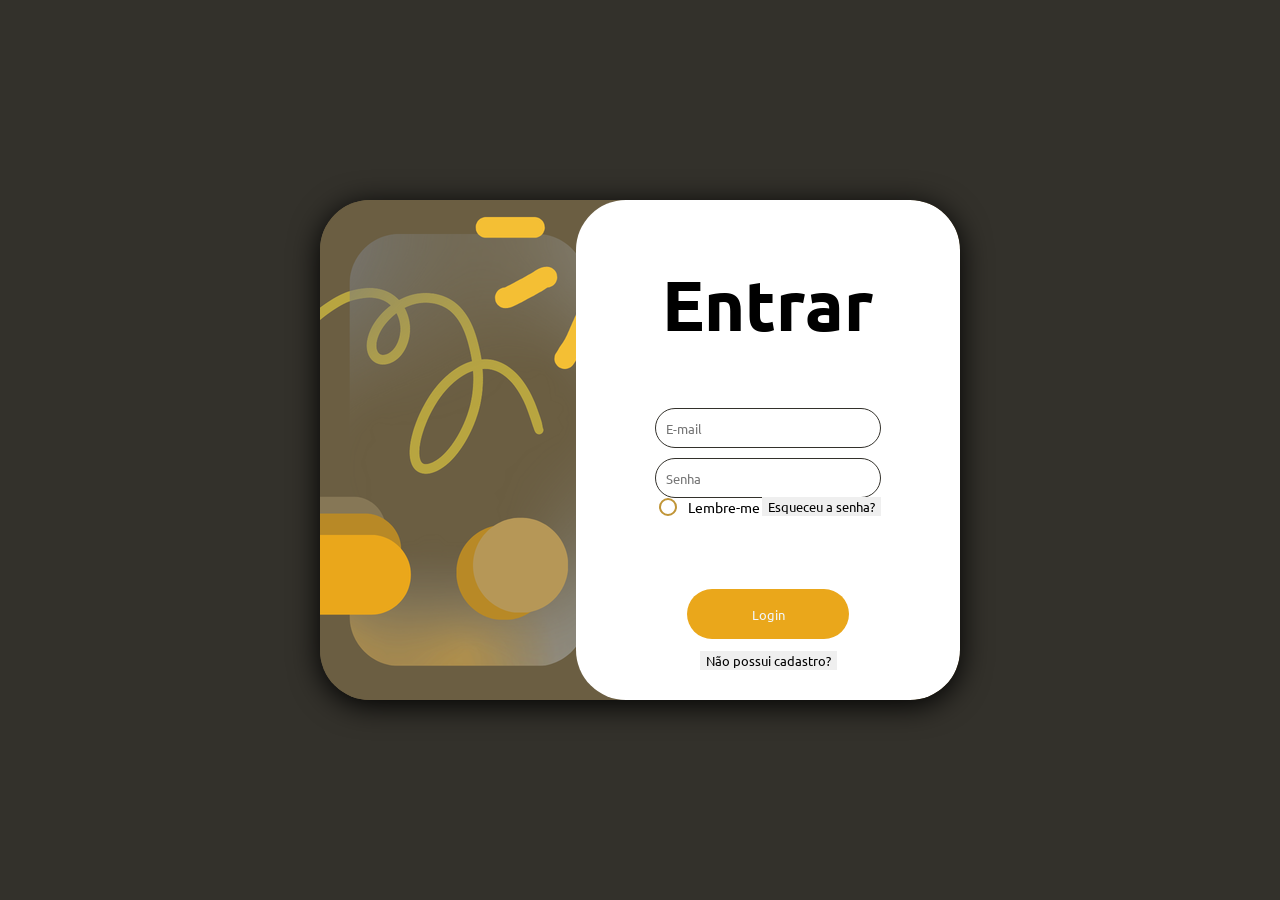
<file: docs/index.html>
<!DOCTYPE html>
<html lang="pt-br">
<head>
    <meta charset="UTF-8">
    <meta name="viewport" content="width=device-width, initial-scale=1.0">
    <title>Página Login</title>

    <link rel="preconnect" href="https://fonts.googleapis.com">
    <link rel="preconnect" href="https://fonts.gstatic.com" crossorigin>
    <link href="https://fonts.googleapis.com/css2?family=Ubuntu:ital,wght@0,300;0,400;0,500;0,700;1,300;1,400;1,500;1,700&display=swap" rel="stylesheet">

    <link rel="stylesheet" href="style/index_style.css">
</head>
<body>
    <main>
        <div class="div_imagem">
            <img src="imagens/imagemLogin.png">
        </div>
        <div class="div_login">
            <h1>Entrar</h1>
            <div class="formulario">
                <input id="input_email" type="text" placeholder="E-mail">
                <input id="input_senha" type="password" placeholder="Senha">
            </div>
            <!--No momento a opção de lembrar de mim e esqueceu a senha não possuem funcionalidade-->
            <div class="opcoes_login">
                <label>
                    <input type="checkbox"> Lembre-me
                </label>
                <button>Esqueceu a senha?</button>
            </div>
            <div class="div_botao_login">
                <button id="botao_login" class="botao_login">Login</button>
                <a href="cadastro.html"><button class="botao_cadastro">Não possui cadastro?</button></a>
            </div>
        </div>
    </main>
    <script src="script/login_script.js"></script>
</body>
</html>
</file>
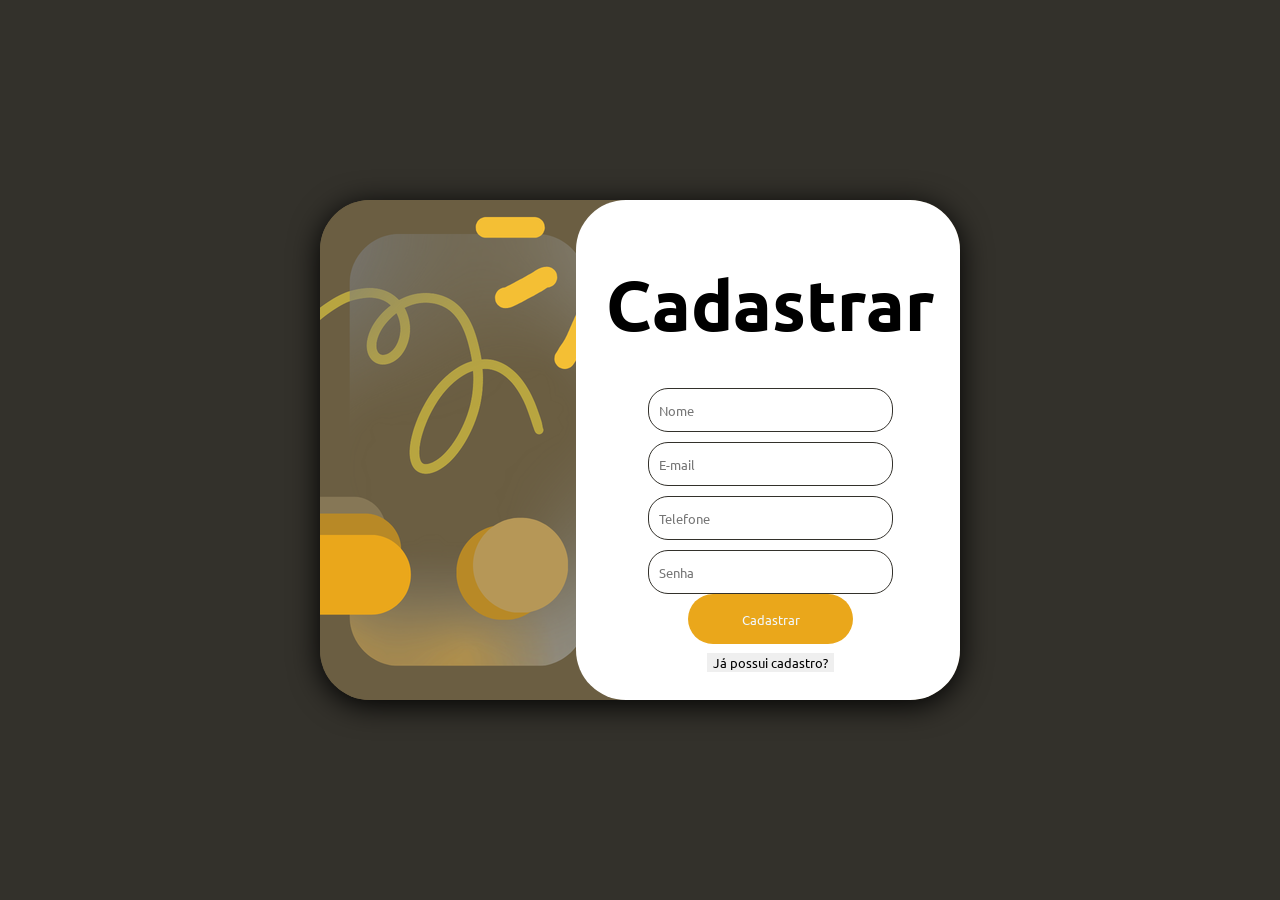
<file: docs/cadastro.html>
<!DOCTYPE html>
<html lang="pt-br">
<head>
    <meta charset="UTF-8">
    <meta name="viewport" content="width=device-width, initial-scale=1.0">
    <title>Página Cadastro</title>

    <link rel="preconnect" href="https://fonts.googleapis.com">
    <link rel="preconnect" href="https://fonts.gstatic.com" crossorigin>
    <link href="https://fonts.googleapis.com/css2?family=Ubuntu:ital,wght@0,300;0,400;0,500;0,700;1,300;1,400;1,500;1,700&display=swap" rel="stylesheet">

    <link rel="stylesheet" href="style/cadastro_style.css">
</head>
<body>
    <main>
        <div class="div_imagem">
            <img src="imagens/imagemLogin.png">
        </div>
        <div class="div_formulario">
            <h1>Cadastrar</h1>
            <div class="formulario">
                <input id="input_nome" type="text" placeholder="Nome">
                <input id="input_email" type="text" placeholder="E-mail">
                <input id="input_telefone" type="text" placeholder="Telefone">
                <input id="input_senha" type="password" placeholder="Senha">
            </div>
            
            <div class="div_cadastro">
                <button id="botao_cadastro" class="botao_cadastro">Cadastrar</button>
                <a href="index.html"><button class="botao_login">Já possui cadastro?</button></a>
            </div>
        </div>
    </main>
    <script src="script/casdastro_script.js"></script>
</body>
</html>
</file>
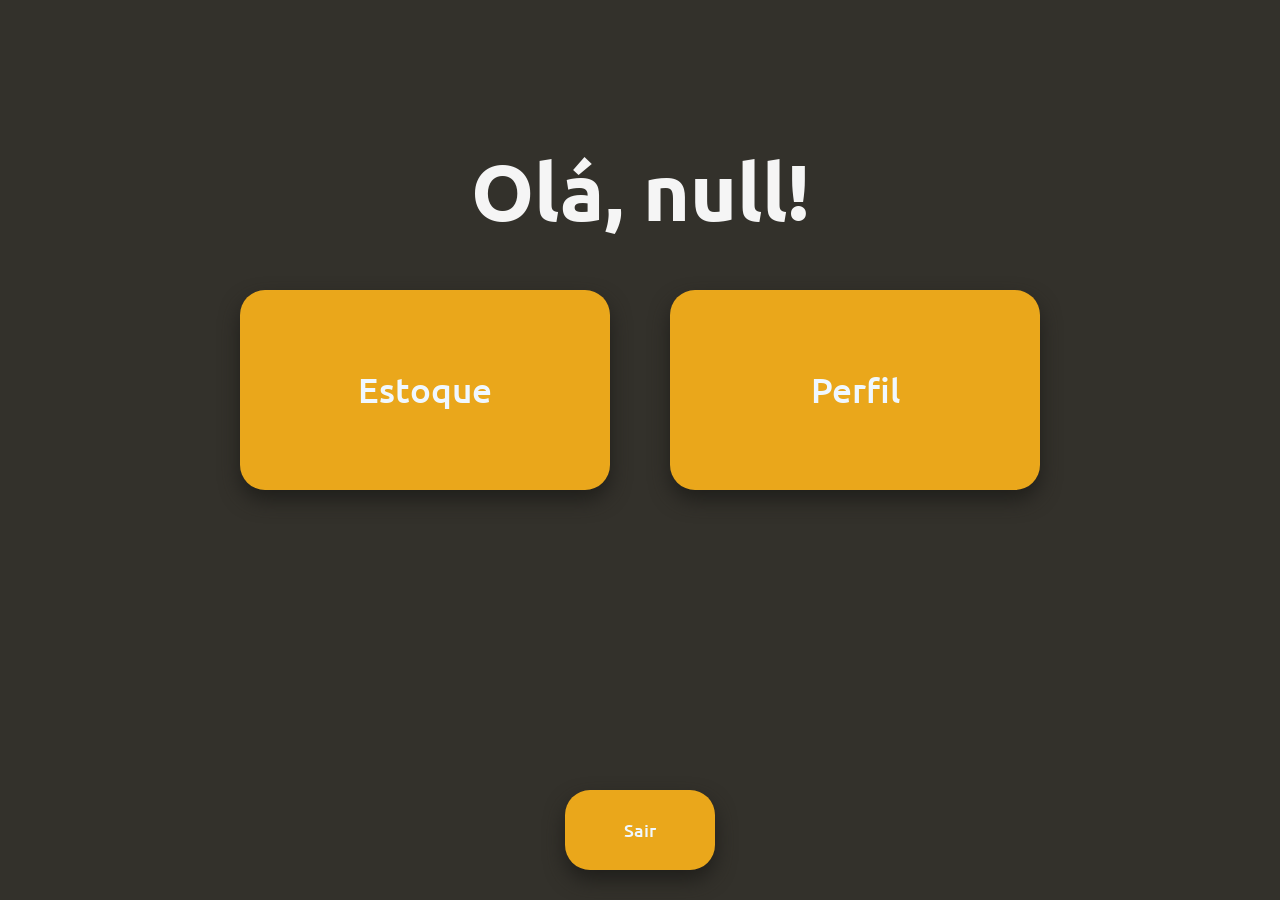
<file: docs/home.html>
<!DOCTYPE html>
<html lang="pt-br">
<head>
    <meta charset="UTF-8">
    <meta name="viewport" content="width=device-width, initial-scale=1.0">
    <title>Home</title>

    <link rel="preconnect" href="https://fonts.googleapis.com">
    <link rel="preconnect" href="https://fonts.gstatic.com" crossorigin>
    <link href="https://fonts.googleapis.com/css2?family=Ubuntu:ital,wght@0,300;0,400;0,500;0,700;1,300;1,400;1,500;1,700&display=swap" rel="stylesheet">

    <link rel="stylesheet" href="style/home_style.css">
</head>
<body>
    <main>
        <h1 id="nomeUsuario"></h1>

        <div class="div_botoes">
            <button id="botao_estoque" class="botao">Estoque</button>
            <button id="botao_perfil" class="botao">Perfil</button>
        </div> 
    </main>
    <footer>
        <button id="botao_sair" class="botao_sair">Sair</button>
    </footer>

    <script src="script/home_script.js"></script>
</body>
</html>
</file>
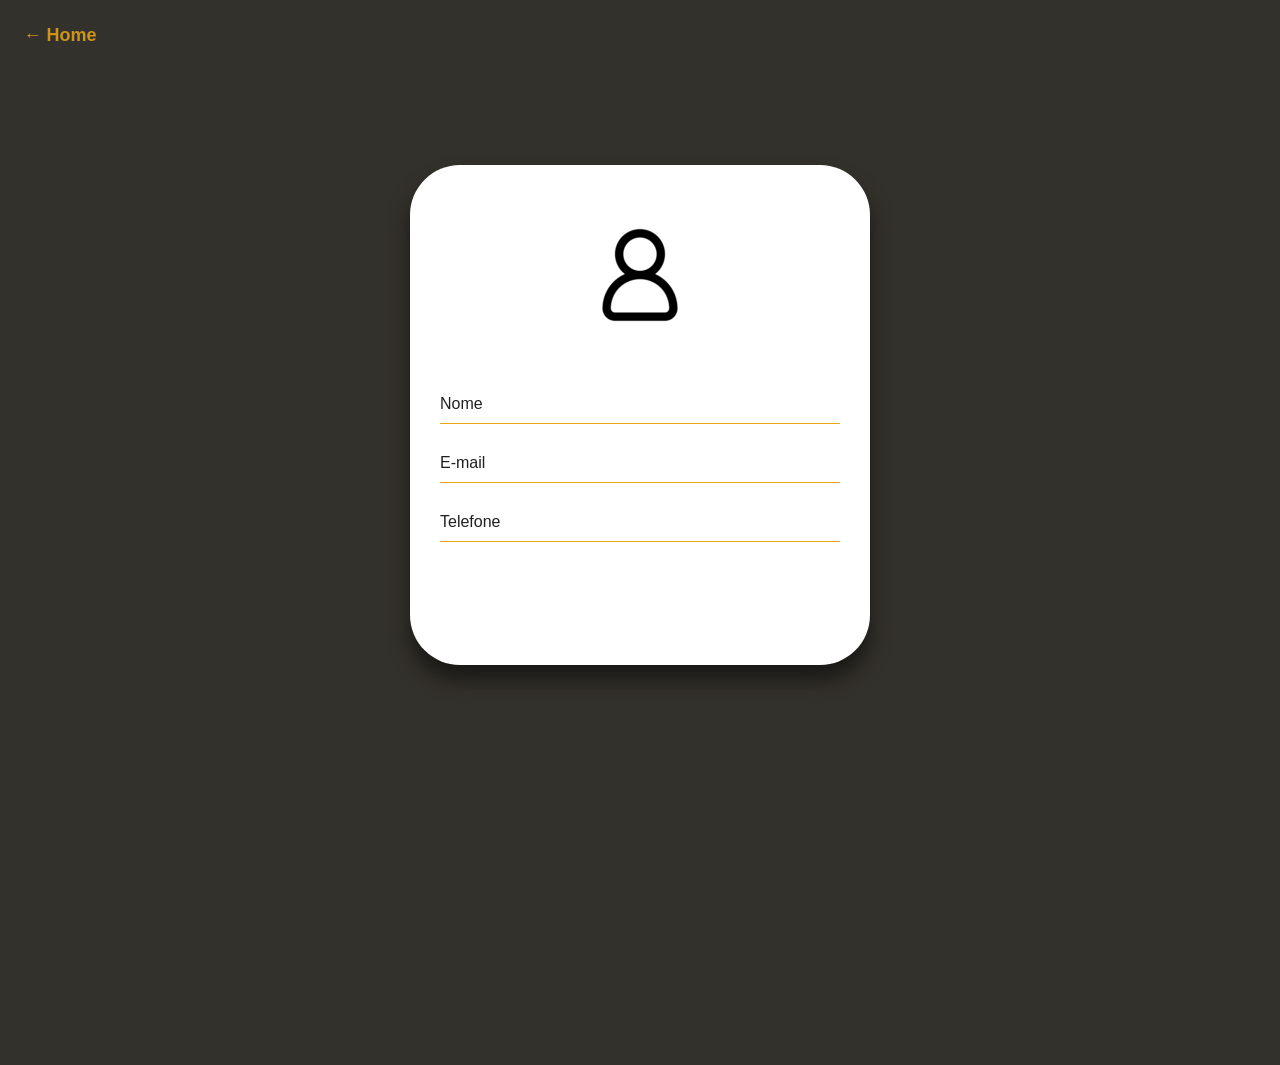
<file: docs/perfil.html>
<!DOCTYPE html>
<html lang="pt-br">
<head>
    <meta charset="UTF-8">
    <meta name="viewport" content="width=device-width, initial-scale=1.0">
    <title>Meu Perfil</title>

    <link rel="stylesheet" href="style/perfil_style.css">
</head>
<body>
    <nav>
        <button id="botao_home" class="botao_home">&larr; Home</button>
    </nav>
    <main>
        <div class="conteudo">
            <div class="foto">
                <img src="imagens/perfil.png" alt="">
            </div>
            <div class="informacoes">
                <h2>Nome</h2>
                <p id="nomeUsuario"></p>
                <h2>E-mail</h2>
                <p id="emailUsuario"></p>
                <h2>Telefone</h2>
                <p id="telefoneUsuario"></p>
            </div>
        </div>
    </main>

    <script src="script/perfil_script.js"></script>
</body>
</html>
</file>
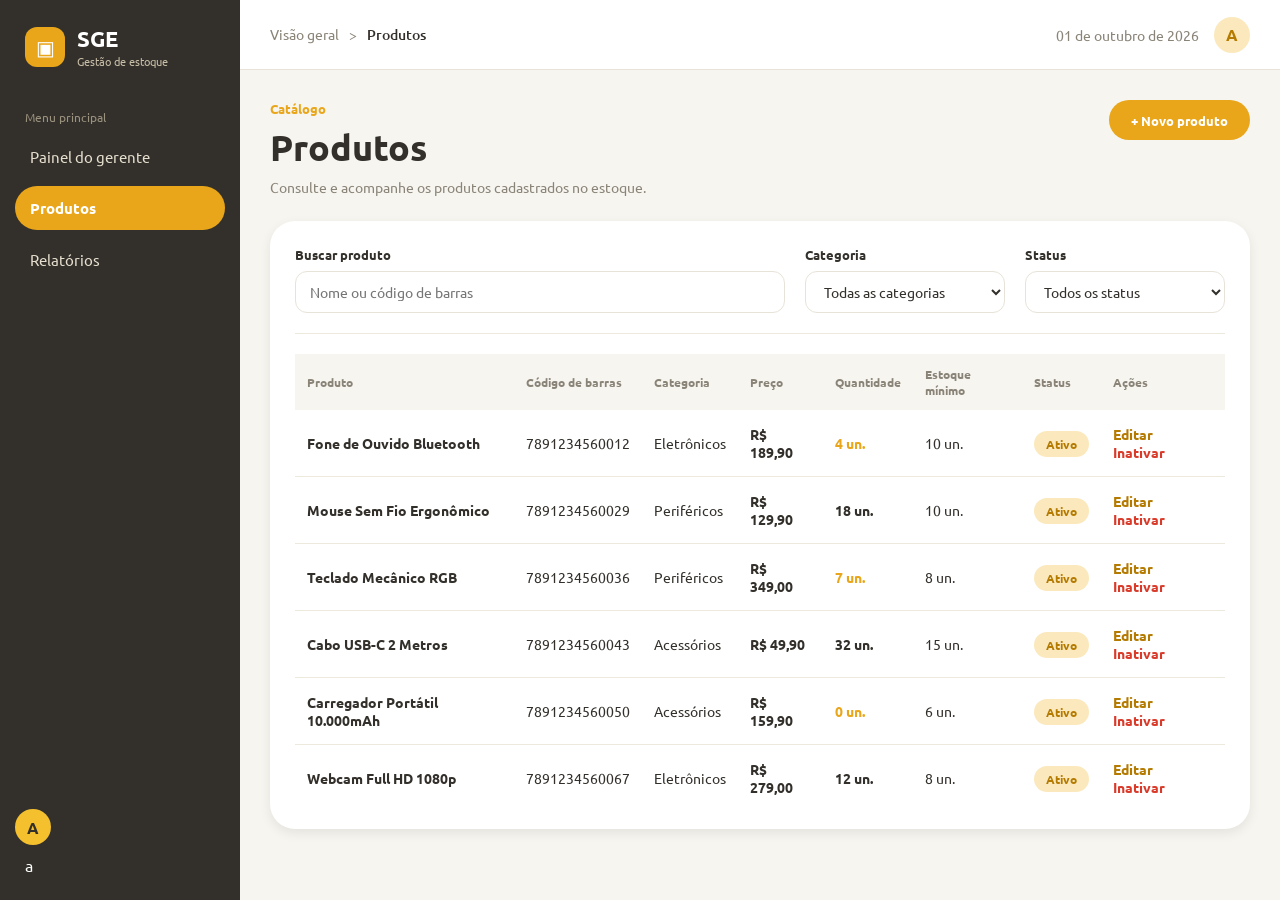
<file: docs/produtos.html>
<!DOCTYPE html>
<html lang="pt-BR">
<head>
    <meta charset="UTF-8">
    <meta name="viewport" content="width=device-width, initial-scale=1.0">
    <title>Produtos</title>

    <link rel="preconnect" href="https://fonts.googleapis.com">
    <link rel="preconnect" href="https://fonts.gstatic.com" crossorigin>
    <link href="https://fonts.googleapis.com/css2?family=Ubuntu:wght@400;500;700&display=swap" rel="stylesheet">

    <link rel="stylesheet" href="style/produto_style.css">
</head>
<body>

    <aside>
        <div class="menu-logo">
            <div class="menu-logo-icone">▣</div>
            <div>
                <h1 class="menu-logo-nome">SGE</h1>
                <p class="menu-logo-sub">Gestão de estoque</p>
            </div>
        </div>

        <p class="menu-titulo">Menu principal</p>

        <ul class="menu-lista">
            <li><a href="pagina.html" class="menu-item">Painel do gerente</a></li>
            <li><a href="#" class="menu-item menu-item-ativo">Produtos</a></li>
            <li><a href="#" class="menu-item">Relatórios</a></li>
        </ul>

        <div class="menu-rodape">
            <div class="menu-usuario-avatar">A</div>
            <p>a</p>
        </div>
    </aside>

    <header>
        <div class="cabecalho-caminho">
            <p>Visão geral</p>
            <p>&gt;</p>
            <p class="cabecalho-caminho-atual">Produtos</p>
        </div>

        <div class="cabecalho-data">
            <p>01 de outubro de 2026</p>
            <div class="cabecalho-avatar">A</div>
        </div>
    </header>

    <main>

        <div class="principal-cabecalho">
            <div class="saudacao">
                <p class="saudacao-titulo">Catálogo</p>
                <h2 class="saudacao-nome">Produtos</h2>
                <p class="saudacao-texto">Consulte e acompanhe os produtos cadastrados no estoque.</p>
            </div>
            <button id="botao-novo-produto" class="botao-ver-relatorios">+ Novo produto</button>
        </div>

        <section class="produtos">

            <div class="filtros">
                <div class="campo campo-busca">
                    <label for="busca">Buscar produto</label>
                    <input type="text" id="busca" placeholder="Nome ou código de barras">
                </div>

                <div class="campo">
                    <label for="categoria">Categoria</label>
                    <select id="categoria">
                        <option>Todas as categorias</option>
                        <option>Eletrônicos</option>
                        <option>Periféricos</option>
                        <option>Acessórios</option>
                    </select>
                </div>

                <div class="campo">
                    <label for="status">Status</label>
                    <select id="status">
                        <option>Todos os status</option>
                        <option>Ativo</option>
                        <option>Inativo</option>
                    </select>
                </div>
            </div>

            <div class="container-lista">
                <table class="produtos-tabela">
                    <thead>
                        <tr>
                            <th>Produto</th>
                            <th>Código de barras</th>
                            <th>Categoria</th>
                            <th>Preço</th>
                            <th>Quantidade</th>
                            <th>Estoque mínimo</th>
                            <th>Status</th>
                            <th>Ações</th>
                        </tr>
                    </thead>
                    <tbody id="listaProdutos">
                        <tr>
                            <td class="produtos-nome">Fone de Ouvido Bluetooth</td>
                            <td>7891234560012</td>
                            <td>Eletrônicos</td>
                            <td class="produtos-destaque">R$ 189,90</td>
                            <td class="produtos-qtd-baixa">4 un.</td>
                            <td>10 un.</td>
                            <td><span class="selo selo-ativo">Ativo</span></td>
                            <td><a href="#" class="acao-editar">Editar</a> <a href="#" class="acao-inativar">Inativar</a></td>
                        </tr>
                        <tr>
                            <td class="produtos-nome">Mouse Sem Fio Ergonômico</td>
                            <td>7891234560029</td>
                            <td>Periféricos</td>
                            <td class="produtos-destaque">R$ 129,90</td>
                            <td class="produtos-destaque">18 un.</td>
                            <td>10 un.</td>
                            <td><span class="selo selo-ativo">Ativo</span></td>
                            <td><a href="#" class="acao-editar">Editar</a> <a href="#" class="acao-inativar">Inativar</a></td>
                        </tr>
                        <tr>
                            <td class="produtos-nome">Teclado Mecânico RGB</td>
                            <td>7891234560036</td>
                            <td>Periféricos</td>
                            <td class="produtos-destaque">R$ 349,00</td>
                            <td class="produtos-qtd-baixa">7 un.</td>
                            <td>8 un.</td>
                            <td><span class="selo selo-ativo">Ativo</span></td>
                            <td><a href="#" class="acao-editar">Editar</a> <a href="#" class="acao-inativar">Inativar</a></td>
                        </tr>
                        <tr>
                            <td class="produtos-nome">Cabo USB-C 2 Metros</td>
                            <td>7891234560043</td>
                            <td>Acessórios</td>
                            <td class="produtos-destaque">R$ 49,90</td>
                            <td class="produtos-destaque">32 un.</td>
                            <td>15 un.</td>
                            <td><span class="selo selo-ativo">Ativo</span></td>
                            <td><a href="#" class="acao-editar">Editar</a> <a href="#" class="acao-inativar">Inativar</a></td>
                        </tr>
                        <tr>
                            <td class="produtos-nome">Carregador Portátil 10.000mAh</td>
                            <td>7891234560050</td>
                            <td>Acessórios</td>
                            <td class="produtos-destaque">R$ 159,90</td>
                            <td class="produtos-qtd-baixa">0 un.</td>
                            <td>6 un.</td>
                            <td><span class="selo selo-ativo">Ativo</span></td>
                            <td><a href="#" class="acao-editar">Editar</a> <a href="#" class="acao-inativar">Inativar</a></td>
                        </tr>
                        <tr>
                            <td class="produtos-nome">Webcam Full HD 1080p</td>
                            <td>7891234560067</td>
                            <td>Eletrônicos</td>
                            <td class="produtos-destaque">R$ 279,00</td>
                            <td class="produtos-destaque">12 un.</td>
                            <td>8 un.</td>
                            <td><span class="selo selo-ativo">Ativo</span></td>
                            <td><a href="#" class="acao-editar">Editar</a> <a href="#" class="acao-inativar">Inativar</a></td>
                        </tr>
                    </tbody>
                </table>
            </div>

        </section>

    </main>

    <script src="script/produto_script.js"></script>
</body>
</html>
</file>
<file: docs/style/index_style.css>
*{
    font-family: "Ubuntu", sans-serif;
    box-sizing: border-box;
}

body{
    height: 100vh;
    display: flex;
    justify-content: center;
    align-items: center;
    margin: 0px;
    background-color: #33312B;
}

main{
    display: flex;
    flex-direction: row;
    justify-content: space-between;
    height: 500px;
    width: 50%;
    max-width: 1220px;
    min-width: 550px;
    background-color: #6B5E42;
    border-radius: 50px;
    overflow: hidden;
    box-shadow: 0px 5px 30px #000000;
}

/*Div imagem*/
.div_imagem{
    width: 40%;
}

/*Div login*/
.div_login{
    display: flex;
    flex-direction: column;
    align-items: center;
    width: 60%;
    background-color: rgb(255, 255, 255);
    padding: 30px;
    border-radius: 50px;
}

h1{
    text-align: center;
    margin: 30px 0px 60px;
    width: 100%;
    font-weight: 700;
    font-style: normal;
    font-size: 70px;
}

/*Div inserir login e senha*/
.formulario{
    display: flex;
    flex-direction: column;
    align-items: center;
    width: 100%;
    gap: 10px;
    height: 220px;
}

/*Input login e senha*/
.formulario input{
    width: 70%;
    height: 40px;
    border-radius: 20px;
    border: solid 1px;
    border-color: #33312B;
    background-color: transparent;
    padding-left: 10px;
}

/*Div lembre de mim e esqueceu a senha*/
.opcoes_login{
    display: flex;
    justify-content: space-between;
    align-items: center;
    width: 70%;
    height: 50px;
    margin-top: -120px;
    margin-bottom: 60px;
}

/*Botao lembre de mim*/
.opcoes_login label {              /*Esta parte foi feita com ajuda de IA*/
    display: flex;
    align-items: center;
    gap: 8px; /* Espaço entre o quadradinho e o texto */
    cursor: pointer;
    font-size: 14px;
}

/* Estilização do quadradinho do checkbox */
.opcoes_login input[type="checkbox"] {
    /* Esconde o visual padrão do navegador */
    -webkit-appearance: none;
    appearance: none;
    
    /* Cria o novo visual do zero */
    width: 18px;
    height: 18px;
    border: 2px solid #C09537;
    border-radius: 9px; /* Deixa os cantos arredondados */
    background-color: transparent;
    
    /* Prepara o alinhamento do ícone de "check" interno */
    display: grid;
    place-content: center;
    cursor: pointer;
    transition: background-color 0.2s, border-color 0.2s;
}

/* O que acontece quando o checkbox é marcado (Checked) */
.opcoes_login input[type="checkbox"]:checked {
    background-color: #C09537; /* Fundo fica preto */
}

/* Cria o símbolo de "✓" dentro do quadrado usando pseudo-elemento */
.opcoes_login input[type="checkbox"]::before {
    content: "";
    width: 10px;
    height: 6px;
    border-left: 2px solid white;  /* Lado esquerdo do check */
    border-bottom: 2px solid white; /* Base do check */
    transform: rotate(-45deg) translate(1px, -1px); /* Rotaciona para virar um check */
    
    /* Começa invisível e só aparece quando marcado */
    opacity: 0;
    transition: opacity 0.1s ease-in-out;
}

/*Botao esqueceu a senha*/
.opcoes_login button{
    border: none;
    transition: 150ms;
}

.opcoes_login button:hover{
    color: #EAA71B;
    cursor: pointer;
}

/*Div botao login e de cadastro*/
.div_botao_login{
    display: flex;
    flex-direction: column;
    justify-content: center;
    align-items: center;
    width: 100%;
    gap: 10px;
}

/*Botao login*/
.botao_login{
    width: 50%;
    height: 50px;
    border: none;
    border-radius: 25px;
    background-color: #EAA71B;
    color: aliceblue;
    transition: 150ms;
}

.botao_login:hover{
    background-color: #e6b95a;
    cursor: pointer;
}

/*Botao para pagina de cadastro*/
.botao_cadastro{
    border: none;
    transition: 150ms;
}

.botao_cadastro:hover{
    color: #EAA71B;
    cursor: pointer;
}
</file>
<file: docs/style/cadastro_style.css>
*{
    font-family: "Ubuntu", sans-serif;
}

body{
    height: 100vh;
    display: flex;
    justify-content: center;
    align-items: center;
    margin: 0px;
    background-color: #33312B;
}

main{
    display: flex;
    flex-direction: row;
    justify-content: space-between;
    height: 500px;
    width: 50%;
    max-width: 1220px;
    min-width: 550px;
    background-color: #6B5E42;
    border-radius: 50px;
    overflow: hidden;
    box-shadow: 0px 5px 30px #000000;
}

/*Div imagem*/
.div_imagem{
    width: 40%;
}

/*Div cadastro*/
.div_formulario{
    display: flex;
    flex-direction: column;
    align-items: center;
    width: 60%;
    background-color: rgb(255, 255, 255);
    padding: 30px;
    border-radius: 50px;
}

h1{
    text-align: center;
    margin: 30px 0px 40px;
    width: 100%;
    font-weight: 700;
    font-style: normal;
    font-size: 70px;
}

/*Div inserir informações*/
.formulario{
    display: flex;
    flex-direction: column;
    align-items: center;
    width: 100%;
    gap: 10px;
    height: 220px;
}

/*Input informações*/
.formulario input{
    width: 70%;
    height: 40px;
    border-radius: 20px;
    border: solid 1px;
    border-color: #33312B;
    background-color: transparent;
    padding-left: 10px;
}

/*Div botao cadastrar*/
.div_cadastro{
    display: flex;
    flex-direction: column;
    justify-content: center;
    align-items: center;
    width: 100%;
    gap: 7px;
}

/*Botao cadastrar*/
.botao_cadastro{
    width: 50%;
    height: 50px;
    border: none;
    border-radius: 25px;
    background-color: #EAA71B;
    color: aliceblue;
    transition: 150ms;
}

.botao_cadastro:hover{
    background-color: #e6b95a;
    cursor: pointer;
}

/*Botao da pagina login*/
.botao_login{
    border: none;
    transition: 150ms;
}

.botao_login:hover{
    color: #EAA71B;
    cursor: pointer;
}
</file>
<file: docs/style/home_style.css>
*{
    font-family: "Ubuntu", sans-serif;
}

body{
    display: flex;
    flex-direction: column;
    justify-content: space-between;
    align-items: center;
    height: 100vh;
    min-height: 520px;
    margin: 0px;
    padding: 0px 30px;
    background-color: #33312B;
}

main{
    display: flex;
    flex-direction: column;
    justify-content: center;
    align-items: center;
    height: 50%;
    width: 100%;
    gap: 50px;
}

h1{
    text-align: center;
    color: whitesmoke;
    font-size: 80px;
    padding-top: 20vh;
    margin: 0px;
}

/*Div dos botoes de estoque e perfil*/
.div_botoes{
    display: flex;
    justify-content: center;
    gap: 60px;
    width: 100%;
    max-width: 800px;
}

/*Botao de e estoque e perfil*/
.botao{
    width: 50%;
    height: 200px;
    border: none;
    border-radius: 25px;
    background-color: #EAA71B;
    color: aliceblue;
    box-shadow: 0px 10px 20px #201f1b;
    font-size: 35px;
    font-weight: 500;
    transition: 150ms;
}

.botao:hover{
    background-color: #e6b95a;
    cursor: pointer;
}

/*Div do botao de sair*/
footer{
    text-align: center;
}

/*Botao sair para paina de login*/
.botao_sair{
    width: 150px;
    height: 80px;
    border: none;
    border-radius: 25px;
    margin-bottom: 30px;
    background-color: #EAA71B;
    color: aliceblue;
    font-size: 18px;
    font-weight: 500;
    box-shadow: 0px 10px 20px #201f1b;
    transition: 150ms;
}

.botao_sair:hover{
    background-color: #e6b95a;
    cursor: pointer;
}
</file>
<file: docs/style/perfil_style.css>
*{
    font-family: "Ubuntu", sans-serif;
}

body{
    background-color: #33312B;
    margin: 0px;
}

nav{
    height: 5vh;
    padding: 10px;
}

/*Botão para retornar ao home*/
.botao_home{
    width: 100px;
    height: 50px;
    border: none;
    border-radius: 25px;
    font-size: 18px;
    font-weight: 600;
    color: #ce9418;
    background-color: transparent;
    transition: 150ms;
}

.botao_home:hover{
    color: #e7ad30;
    cursor: pointer;
}

main{
    display: flex;
    justify-content: center;
    padding-top: 100px;
    height: 100vh;
}

/*Div do conteudo central da tela*/
.conteudo{
    display: flex;
    flex-direction: column;
    align-items: center;
    width: 400px;
    height: 500px;
    gap: 70px;
    border-radius: 50px;
    background-color: rgb(255, 255, 255);
    box-shadow: 0px 15px 20px #1a1916;
    padding: 0px 30px;
}

/*Diva da foto*/
.foto{
    display: flex;
    margin-top: 60px;
}

/*Div das informações do usuário*/
.informacoes{
    width: 100%;
}

.informacoes h2{
    font-size: 16px;
    font-weight: 500;
    color: #202020;
    margin: 0px 0px 5px;
}

.informacoes p{
    font-size: 23px;
    font-weight: 600;
    color: #202020;
    margin: 0px 0px 30px;
    padding-bottom: 5px;
    border-bottom: 1px solid #EAA71B;
}
</file>
<file: docs/style/produto_style.css>
/* ===== PALETA (mesma do painel) =====
   Fundo escuro:  #33302b
   Marrom:        #6e5e43
   Amarelo:       #e9a61a
   Amarelo claro: #f5c02e
   Fundo da área principal: #f7f5f0
*/

/* ================================================
   PARTE IGUAL À PÁGINA DO PAINEL
   (layout, menu lateral e cabeçalho)
   ================================================ */

/*Configuração Geral*/
* {
    box-sizing: border-box;
    font-family: "Ubuntu", sans-serif;
}

body {
    margin: 0px;
    min-height: 100vh;
    display: grid;
    grid-template-areas:
        'aside header'
        'aside main';
    grid-template-columns: 240px 1fr;
    grid-template-rows: 70px 1fr;
    background-color: #f7f5f0;
    color: #33302b;
}

/*Tirando formatação padrão de escritas*/
h1, h2, h3, p, ul {
    margin: 0px;
    padding: 0px;
}

/*Tirando formatação padrão da lista*/
ul {
    list-style: none;
}

/*Cabeçalho*/
header {
    grid-area: header;
    display: flex;
    justify-content: space-between;
    align-items: center;
    padding: 0px 30px;
    background-color: white;
    border-bottom: 1px solid #e8e3d8;
}

header p {
    font-size: 14px;
    color: #8a8478;
}

/*Caminho da página no cabeçalho*/
.cabecalho-caminho {
    display: flex;
    gap: 10px;
}

/*Caminho da página atual cor mais escura*/
.cabecalho-caminho .cabecalho-caminho-atual {
    color: #33302b;
    font-weight: 500;
}

/*Data no cabeçalho*/
.cabecalho-data {
    display: flex;
    align-items: center;
    gap: 15px;
}

/*Avatar no cabeçalho*/
.cabecalho-avatar {
    width: 36px;
    height: 36px;
    border-radius: 50%;
    background-color: #fbe9bd;
    color: #b57a00;
    font-weight: 700;
    display: flex;
    justify-content: center;
    align-items: center;
}

/*Menu lateral*/
aside {
    grid-area: aside;
    background-color: #33302b;
    color: white;
    padding: 25px 15px;
    display: flex;
    flex-direction: column;
    /*Mantem o aside travado na tela sem rolar*/
    position: sticky;
    top: 0;
    height: 100vh;
    align-self: start;
}

/*Logo menu lateral*/
.menu-logo {
    display: flex;
    align-items: center;
    gap: 12px;
    padding: 0px 10px;
}

/*Icone logo menu lateral*/
.menu-logo-icone {
    width: 40px;
    height: 40px;
    border-radius: 12px;
    background-color: #e9a61a;
    display: flex;
    justify-content: center;
    align-items: center;
    font-size: 20px;
}

/*Nome site*/
.menu-logo-nome {
    font-size: 22px;
    font-weight: 700;
}

/*Descrição site*/
.menu-logo-sub {
    font-size: 11px;
    color: #c9bfa8;
}

/*Indice de páginas*/
.menu-titulo {
    margin-top: 40px;
    margin-bottom: 10px;
    padding: 0px 10px;
    font-size: 12px;
    color: #9b927f;
}

/*Lista de páginas*/
.menu-lista {
    display: flex;
    flex-direction: column;
    gap: 8px;
}

/*Paginas*/
.menu-item {
    display: block;
    padding: 12px 15px;
    border-radius: 25px;
    color: #e6dfcf;
    text-decoration: none;
    font-size: 15px;
}

.menu-item:hover {
    background-color: #4a463f;
}

/*Página atual muda estilo*/
.menu-item-ativo {
    background-color: #e9a61a;
    color: white;
    font-weight: 700;
}

.menu-item-ativo:hover {
    background-color: #d3991c;
}

/*Rodapé que mostra usuário logado*/
.menu-rodape {
    margin-top: auto;
    display: flex;
    flex-direction: column;
    gap: 10px;
}

.menu-rodape p {
    padding-left: 10px;
}

/*Imagem do usuário*/
.menu-usuario-avatar {
    width: 36px;
    height: 36px;
    border-radius: 50%;
    background-color: #f5c02e;
    color: #33302b;
    font-weight: 700;
    display: flex;
    justify-content: center;
    align-items: center;
}

/*Área principal*/
main {
    grid-area: main;
    display: grid;
    grid-template-columns: 1fr;
    gap: 25px;
    padding: 30px;
    align-content: start;
}

/* Cabeçalho área principal*/
.principal-cabecalho {
    display: flex;
    justify-content: space-between;
    align-items: flex-start;
}

/*Bloco com a saudação (título da página)*/
.saudacao {
    display: flex;
    flex-direction: column;
    gap: 8px;
}

.saudacao-titulo {
    font-size: 13px;
    font-weight: 700;
    color: #e9a61a;
}

.saudacao-nome {
    font-size: 36px;
    font-weight: 700;
}

.saudacao-texto {
    font-size: 14px;
    color: #8a8478;
}

/*Botão do cabeçalho da área principal*/
.botao-ver-relatorios {
    height: 40px;
    padding: 0px 22px;
    border-radius: 25px;
    border: none;
    background-color: #e9a61a;
    color: white;
    font-weight: 700;
    cursor: pointer;
}

.botao-ver-relatorios:hover {
    background-color: #f5c02e;
}

/* ================================================
   PARTE EXCLUSIVA DA PÁGINA DE PRODUTOS
   ================================================ */

/*Cartão branco com filtros e tabela*/
.produtos {
    background-color: white;
    border-radius: 25px;
    box-shadow: 0px 4px 12px rgba(0, 0, 0, 0.08);
    padding: 25px;
}

/*Linha de filtros*/
.filtros {
    display: flex;
    gap: 20px;
    padding-bottom: 20px;
    margin-bottom: 20px;
    border-bottom: 1px solid #eee9dd;
}

.campo {
    display: flex;
    flex-direction: column;
    gap: 8px;
}

/*Campo de busca ocupa o espaço que sobrar*/
.campo-busca {
    flex: 1;
}

.campo label {
    font-size: 13px;
    font-weight: 700;
}

.campo input,
.campo select {
    height: 42px;
    padding: 0px 14px;
    border: 1px solid #e8e3d8;
    border-radius: 12px;
    font-size: 14px;
    background-color: white;
    color: #33302b;
    min-width: 200px;
}

.campo input:focus,
.campo select:focus {
    outline: 2px solid #e9a61a;
}

/*Área com rolagem da tabela (mesmo estilo do painel)*/
.container-lista {
    max-height: 450px;
    overflow-y: auto;
}

.container-lista::-webkit-scrollbar {
    width: 6px;
}

.container-lista::-webkit-scrollbar-thumb {
    background-color: #d0d0d0;
    border-radius: 10px;
}

/*Tabela de produtos*/
.produtos-tabela {
    width: 100%;
    border-collapse: collapse;
    font-size: 14px;
}

.produtos-tabela th {
    text-align: left;
    padding: 12px;
    font-size: 12px;
    color: #8a8478;
    background-color: #f7f5f0;
    position: sticky;
    top: 0;
}

.produtos-tabela td {
    padding: 15px 12px;
    border-bottom: 1px solid #eee9dd;
}

.produtos-tabela tbody tr {
    height: 55px;
}

.produtos-tabela tbody tr:hover {
    background-color: #fffaf0;
}

/*Nome do produto*/
.produtos-nome {
    font-weight: 700;
}

/*Preço e quantidade normal*/
.produtos-destaque {
    font-weight: 700;
}

/*Quantidade abaixo do mínimo*/
.produtos-qtd-baixa {
    font-weight: 700;
    color: #e9a61a;
}

/*Selo de status*/
.selo {
    padding: 5px 12px;
    border-radius: 15px;
    font-size: 12px;
    font-weight: 700;
}

.selo-ativo {
    background-color: #fbe9bd;
    color: #b57a00;
}

/*Links de ações*/
.acao-editar {
    color: #b57a00;
    font-weight: 700;
    text-decoration: none;
    margin-right: 10px;
}

.acao-inativar {
    color: #d93b2b;
    font-weight: 700;
    text-decoration: none;
}

.acao-editar:hover,
.acao-inativar:hover {
    text-decoration: underline;
}
</file>
